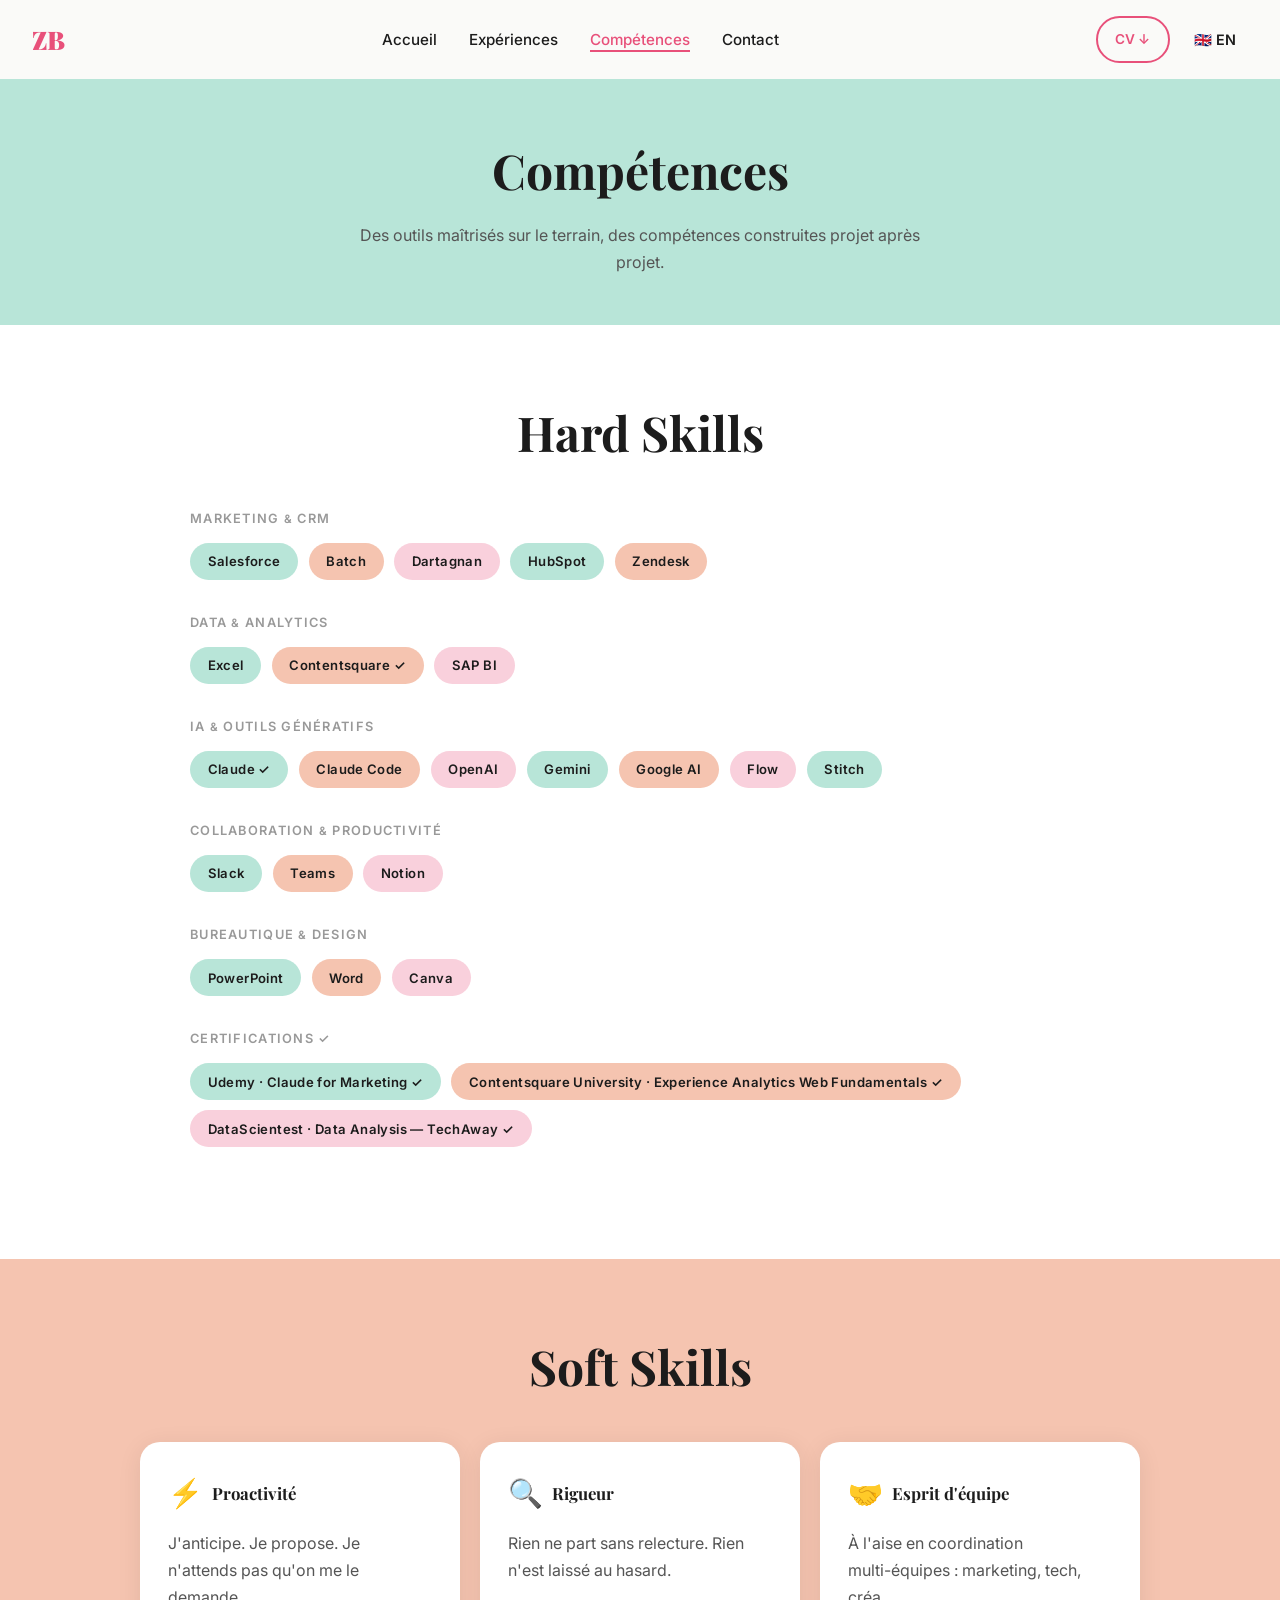
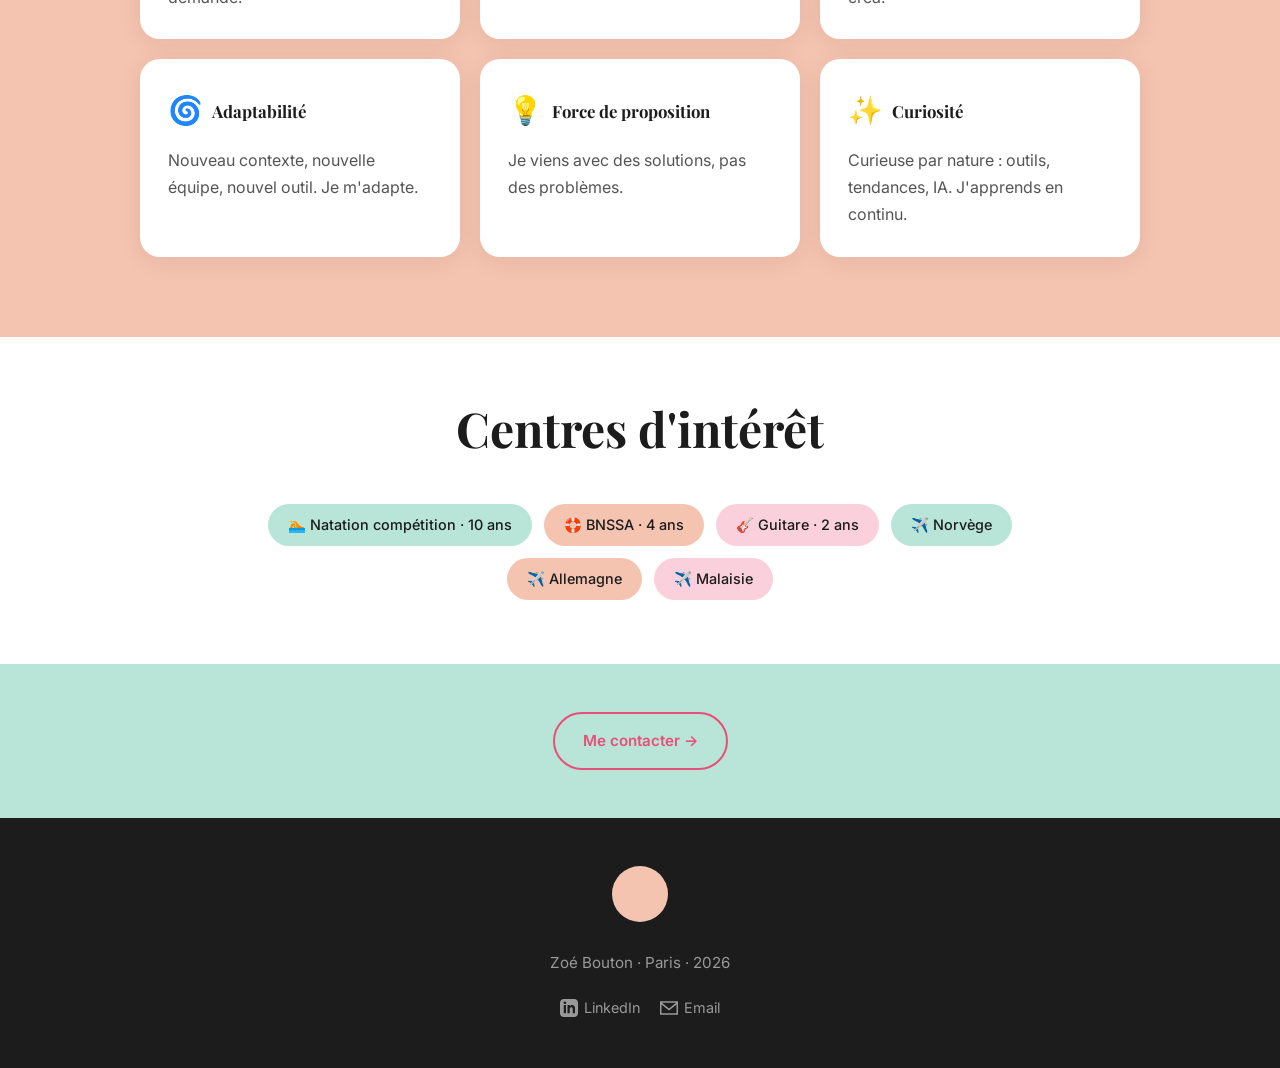
<file: competences.html>
<!DOCTYPE html>
<html lang="fr">
<head>
  <meta charset="UTF-8">
  <meta name="viewport" content="width=device-width, initial-scale=1.0">
  <title>Compétences — Zoé Bouton</title>
  <meta name="description" content="Compétences CRM & marketing — Salesforce, Batch, Contentsquare">
  <meta property="og:title" content="Zoé Bouton — Compétences">
  <meta property="og:description" content="Compétences CRM & marketing — Salesforce, Batch, Contentsquare">
  <meta property="og:image" content="https://i.imgur.com/KPg9WNb.png">
  <meta property="og:type" content="website">
  <meta name="twitter:card" content="summary_large_image">
  <meta name="twitter:image" content="https://i.imgur.com/KPg9WNb.png">
  <link rel="stylesheet" href="style.css">
</head>
<body>

  <!-- ========== NAVBAR ========== -->
  <nav class="navbar" role="navigation" aria-label="Navigation principale">
    <a href="index.html" class="navbar-logo" aria-label="Zoé Bouton — Accueil">ZB</a>
    <ul class="navbar-links">
      <li><a href="index.html" data-i18n="nav_home">Accueil</a></li>
      <li><a href="experiences.html" data-i18n="nav_exp">Expériences</a></li>
      <li><a href="competences.html" data-i18n="nav_skills">Compétences</a></li>
      <li><a href="contact.html" data-i18n="nav_contact">Contact</a></li>
    </ul>
    <div class="navbar-actions">
      <a href="cv-zoe-bouton-fr.pdf" download="cv-zoe-bouton-fr.pdf" class="btn-secondary" data-i18n="nav_cv" data-cv>CV ↓</a>
      <button id="lang-toggle" class="lang-toggle" aria-label="Switch to English">🇬🇧 EN</button>
      <button class="burger" id="burger" aria-label="Menu" aria-expanded="false">
        <span></span><span></span><span></span>
      </button>
    </div>
  </nav>
  <div class="mobile-menu" id="mobile-menu" role="menu">
    <a href="index.html" data-i18n="nav_home" role="menuitem">Accueil</a>
    <a href="experiences.html" data-i18n="nav_exp" role="menuitem">Expériences</a>
    <a href="competences.html" data-i18n="nav_skills" role="menuitem">Compétences</a>
    <a href="contact.html" data-i18n="nav_contact" role="menuitem">Contact</a>
    <a href="cv-zoe-bouton-fr.pdf" download="cv-zoe-bouton-fr.pdf" data-i18n="nav_cv" role="menuitem" data-cv>CV ↓</a>
  </div>

  <!-- ========== PAGE HEADER ========== -->
  <section style="background: var(--bg-mint); padding: 4rem 2rem 3rem; text-align: center;">
    <h1 class="section-title fade-in-up" data-i18n="section_skills">Compétences</h1>
    <p class="fade-in-up" style="max-width:600px; margin: 1rem auto 0;" data-i18n="skills_intro">Des outils maîtrisés sur le terrain, des compétences construites projet après projet.</p>
  </section>

  <!-- ========== HARD SKILLS ========== -->
  <section class="hard-skills-section" aria-labelledby="hard-skills-heading">
    <div class="container" style="max-width: 900px;">
      <div class="section-header fade-in-up">
        <h2 id="hard-skills-heading" class="section-title" data-i18n="hardskills_title">Hard Skills</h2>
      </div>

      <div class="skills-group fade-in-up">
        <div class="skills-group-label" data-i18n="group_marketing_crm">Marketing <span class="ampersand">&amp;</span> CRM</div>
        <div class="skill-pills">
          <span class="skill-pill">Salesforce</span>
          <span class="skill-pill">Batch</span>
          <span class="skill-pill">Dartagnan</span>
          <span class="skill-pill">HubSpot</span>
          <span class="skill-pill">Zendesk</span>
        </div>
      </div>

      <div class="skills-group fade-in-up">
        <div class="skills-group-label" data-i18n="group_data">Data <span class="ampersand">&amp;</span> Analytics</div>
        <div class="skill-pills">
          <span class="skill-pill">Excel</span>
          <span class="skill-pill">Contentsquare ✓</span>
          <span class="skill-pill">SAP BI</span>
        </div>
      </div>

      <div class="skills-group fade-in-up">
        <div class="skills-group-label" data-i18n="group_ai">IA <span class="ampersand">&amp;</span> Outils génératifs</div>
        <div class="skill-pills">
          <span class="skill-pill">Claude ✓</span>
          <span class="skill-pill">Claude Code</span>
          <span class="skill-pill">OpenAI</span>
          <span class="skill-pill">Gemini</span>
          <span class="skill-pill">Google AI</span>
          <span class="skill-pill">Flow</span>
          <span class="skill-pill">Stitch</span>
        </div>
      </div>

      <div class="skills-group fade-in-up">
        <div class="skills-group-label" data-i18n="group_collab">Collaboration <span class="ampersand">&amp;</span> Productivité</div>
        <div class="skill-pills">
          <span class="skill-pill">Slack</span>
          <span class="skill-pill">Teams</span>
          <span class="skill-pill">Notion</span>
        </div>
      </div>

      <div class="skills-group fade-in-up">
        <div class="skills-group-label" data-i18n="group_design">Bureautique <span class="ampersand">&amp;</span> Design</div>
        <div class="skill-pills">
          <span class="skill-pill">PowerPoint</span>
          <span class="skill-pill">Word</span>
          <span class="skill-pill">Canva</span>
        </div>
      </div>

      <div class="skills-group fade-in-up">
        <div class="skills-group-label" data-i18n="certif_title">Certifications ✓</div>
        <div class="skill-pills">
          <span class="skill-pill">Udemy · Claude for Marketing ✓</span>
          <span class="skill-pill">Contentsquare University · Experience Analytics Web Fundamentals ✓</span>
          <span class="skill-pill">DataScientest · Data Analysis — TechAway ✓</span>
        </div>
      </div>

    </div>
  </section>

  <!-- ========== SOFT SKILLS ========== -->
  <section class="soft-skills-section" aria-labelledby="soft-skills-heading">
    <div class="container">
      <div class="section-header fade-in-up">
        <h2 id="soft-skills-heading" class="section-title">Soft Skills</h2>
      </div>
      <div class="soft-grid">

        <div class="soft-card fade-in-up">
          <div class="soft-card-header">
            <span class="soft-icon">⚡</span>
            <h3 data-i18n="soft1_title">Proactivité</h3>
          </div>
          <p data-i18n="soft1_text">J'anticipe. Je propose. Je n'attends pas qu'on me le demande.</p>
        </div>

        <div class="soft-card fade-in-up">
          <div class="soft-card-header">
            <span class="soft-icon">🔍</span>
            <h3 data-i18n="soft2_title">Rigueur</h3>
          </div>
          <p data-i18n="soft2_text">Rien ne part sans relecture. Rien n'est laissé au hasard.</p>
        </div>

        <div class="soft-card fade-in-up">
          <div class="soft-card-header">
            <span class="soft-icon">🤝</span>
            <h3 data-i18n="soft3_title">Esprit d'équipe</h3>
          </div>
          <p data-i18n="soft3_text">À l'aise en coordination multi-équipes : marketing, tech, créa.</p>
        </div>

        <div class="soft-card fade-in-up">
          <div class="soft-card-header">
            <span class="soft-icon">🌀</span>
            <h3 data-i18n="soft4_title">Adaptabilité</h3>
          </div>
          <p data-i18n="soft4_text">Nouveau contexte, nouvelle équipe, nouvel outil. Je m'adapte.</p>
        </div>

        <div class="soft-card fade-in-up">
          <div class="soft-card-header">
            <span class="soft-icon">💡</span>
            <h3 data-i18n="soft5_title">Force de proposition</h3>
          </div>
          <p data-i18n="soft5_text">Je viens avec des solutions, pas des problèmes.</p>
        </div>

        <div class="soft-card fade-in-up">
          <div class="soft-card-header">
            <span class="soft-icon">✨</span>
            <h3 data-i18n="soft6_title">Curiosité</h3>
          </div>
          <p data-i18n="soft6_text">Curieuse par nature : outils, tendances, IA. J'apprends en continu.</p>
        </div>

      </div>
    </div>
  </section>

  <!-- ========== CENTRES D'INTÉRÊT ========== -->
  <section class="interests-section" aria-labelledby="interests-heading">
    <div class="container">
      <div class="section-header fade-in-up">
        <h2 id="interests-heading" class="section-title" data-i18n="interests_title">Centres d'intérêt</h2>
      </div>
      <div class="interests-pills fade-in-up">
        <span class="interest-pill">🏊 Natation compétition · 10 ans</span>
        <span class="interest-pill">🛟 BNSSA · 4 ans</span>
        <span class="interest-pill">🎸 Guitare · 2 ans</span>
        <span class="interest-pill">✈️ Norvège</span>
        <span class="interest-pill">✈️ Allemagne</span>
        <span class="interest-pill">✈️ Malaisie</span>
      </div>
    </div>
  </section>

  <!-- ========== CTA ========== -->
  <section style="background: var(--bg-mint); padding: 3rem 2rem; display: flex; align-items: center; justify-content: center;">
    <div class="fade-in-up">
      <a href="contact.html" class="btn-secondary" data-i18n="cta_contact">Me contacter →</a>
    </div>
  </section>

  <!-- ========== FOOTER ========== -->
  <footer role="contentinfo">
    <div class="avatar-wrap">
      <img
        src="https://i.imgur.com/KPg9WNb.png"
        alt="Zoé Bouton — side profile, small"
        class="avatar-circle avatar-sm"

        loading="lazy"
        onerror="this.style.background='#F5C4B0';this.alt='';this.src='[data-uri]';"
      >
    </div>
    <p class="footer-name" data-i18n="footer_name">Zoé Bouton · Paris · 2026</p>
    <div class="footer-socials">
      <a href="https://www.linkedin.com/in/zoe-bouton/" target="_blank" rel="noopener noreferrer" aria-label="LinkedIn de Zoé Bouton">
        <svg width="18" height="18" viewBox="0 0 24 24" fill="currentColor" aria-hidden="true"><path d="M19 0h-14c-2.761 0-5 2.239-5 5v14c0 2.761 2.239 5 5 5h14c2.762 0 5-2.239 5-5v-14c0-2.761-2.238-5-5-5zm-11 19h-3v-11h3v11zm-1.5-12.268c-.966 0-1.75-.79-1.75-1.764s.784-1.764 1.75-1.764 1.75.79 1.75 1.764-.783 1.764-1.75 1.764zm13.5 12.268h-3v-5.604c0-3.368-4-3.113-4 0v5.604h-3v-11h3v1.765c1.396-2.586 7-2.777 7 2.476v6.759z"/></svg>
        LinkedIn
      </a>
      <a href="mailto:zoe.bouton@gmail.com" aria-label="Envoyer un email à Zoé Bouton">
        <svg width="18" height="18" viewBox="0 0 24 24" fill="currentColor" aria-hidden="true"><path d="M0 3v18h24v-18h-24zm21.518 2l-9.518 7.713-9.518-7.713h19.036zm-19.518 14v-11.817l10 8.104 10-8.104v11.817h-20z"/></svg>
        Email
      </a>
    </div>
  </footer>

  <script src="i18n.js"></script>
  <script src="main.js"></script>
</body>
</html>
</file>
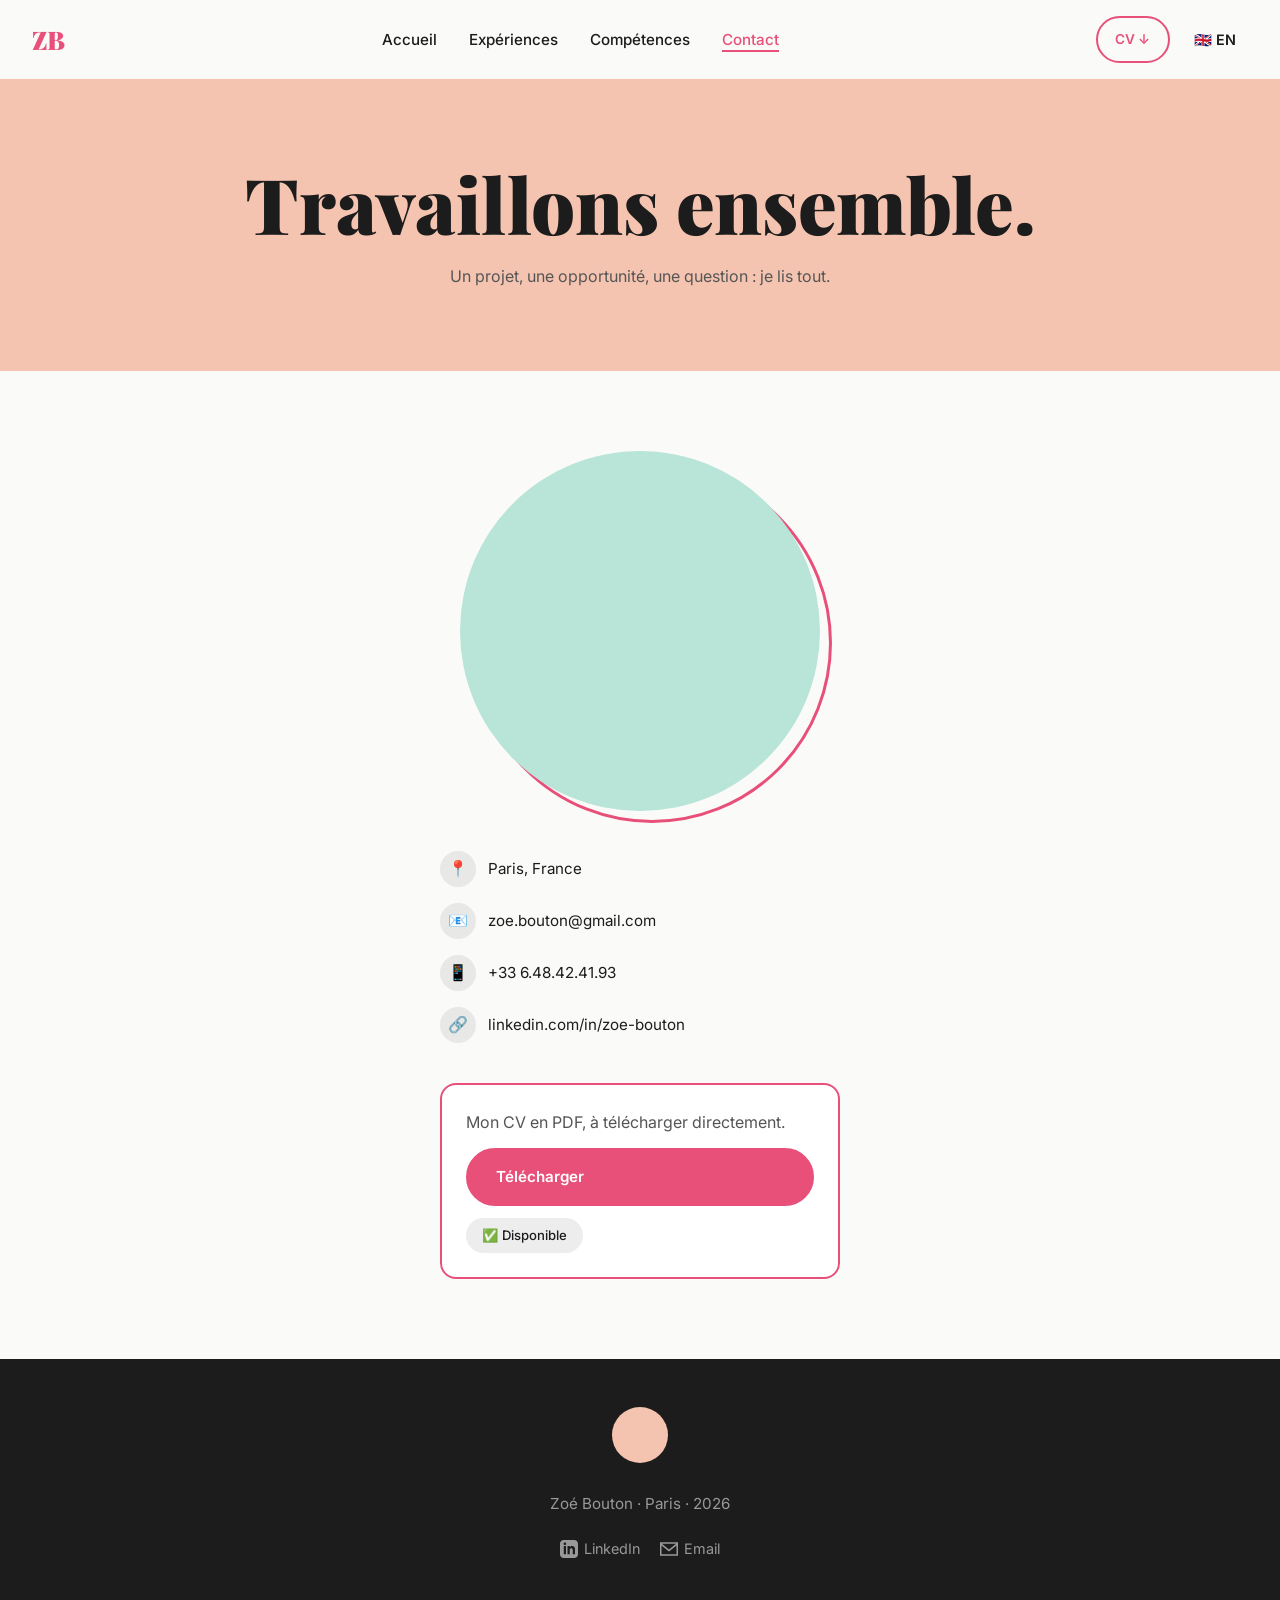
<file: contact.html>
<!DOCTYPE html>
<html lang="fr">
<head>
  <meta charset="UTF-8">
  <meta name="viewport" content="width=device-width, initial-scale=1.0">
  <title>Contact — Zoé Bouton</title>
  <meta name="description" content="Contacter Zoé Bouton — disponible dès juillet 2026">
  <meta property="og:title" content="Zoé Bouton — Contact">
  <meta property="og:description" content="Contacter Zoé Bouton — disponible dès juillet 2026">
  <meta property="og:image" content="https://i.imgur.com/KPg9WNb.png">
  <meta property="og:type" content="website">
  <meta name="twitter:card" content="summary_large_image">
  <meta name="twitter:image" content="https://i.imgur.com/KPg9WNb.png">
  <link rel="stylesheet" href="style.css">
</head>
<body>

  <!-- ========== NAVBAR ========== -->
  <nav class="navbar" role="navigation" aria-label="Navigation principale">
    <a href="index.html" class="navbar-logo" aria-label="Zoé Bouton — Accueil">ZB</a>
    <ul class="navbar-links">
      <li><a href="index.html" data-i18n="nav_home">Accueil</a></li>
      <li><a href="experiences.html" data-i18n="nav_exp">Expériences</a></li>
      <li><a href="competences.html" data-i18n="nav_skills">Compétences</a></li>
      <li><a href="contact.html" data-i18n="nav_contact">Contact</a></li>
    </ul>
    <div class="navbar-actions">
      <a href="cv-zoe-bouton-fr.pdf" download="cv-zoe-bouton-fr.pdf" class="btn-secondary" data-i18n="nav_cv" data-cv>CV ↓</a>
      <button id="lang-toggle" class="lang-toggle" aria-label="Switch to English">🇬🇧 EN</button>
      <button class="burger" id="burger" aria-label="Menu" aria-expanded="false">
        <span></span><span></span><span></span>
      </button>
    </div>
  </nav>
  <div class="mobile-menu" id="mobile-menu" role="menu">
    <a href="index.html" data-i18n="nav_home" role="menuitem">Accueil</a>
    <a href="experiences.html" data-i18n="nav_exp" role="menuitem">Expériences</a>
    <a href="competences.html" data-i18n="nav_skills" role="menuitem">Compétences</a>
    <a href="contact.html" data-i18n="nav_contact" role="menuitem">Contact</a>
    <a href="cv-zoe-bouton-fr.pdf" download="cv-zoe-bouton-fr.pdf" data-i18n="nav_cv" role="menuitem" data-cv>CV ↓</a>
  </div>

  <!-- ========== CONTACT HERO ========== -->
  <main aria-labelledby="contact-heading">

    <section style="background: var(--bg-peach); padding: 5rem 2rem; text-align: center;">
      <div class="fade-in-up">
        <h1 id="contact-heading" data-i18n="contact_title">Travaillons ensemble.</h1>
        <p style="max-width: 500px; margin: 1rem auto 0;" data-i18n="contact_sub">Un projet, une opportunité, une question — je lis tout.</p>
      </div>
    </section>

    <section style="background: var(--bg-white); padding: 5rem 2rem;">
      <div style="max-width: 760px; margin: 0 auto; display: grid; grid-template-columns: 1fr; gap: 3rem; align-items: start;">

        <!-- Avatar + infos -->
        <div style="display: flex; flex-direction: column; align-items: center; gap: 2.5rem;">
          <div class="avatar-wrap fade-in-up">
            <img
              src="https://i.imgur.com/KPg9WNb.png"
              alt="Zoé Bouton — smiling, welcoming"
              class="avatar-circle"
    
              loading="lazy"
              onerror="this.style.background='#B8E5D8';this.alt='';this.src='[data-uri]';"
            >
            <div class="avatar-frame"></div>
          </div>

          <div class="contact-info-list fade-in-up" style="width: 100%; max-width: 400px;">
            <div class="contact-info-item">
              <div class="contact-info-icon" aria-hidden="true">📍</div>
              <span>Paris, France</span>
            </div>
            <div class="contact-info-item">
              <div class="contact-info-icon" aria-hidden="true">📧</div>
              <a href="mailto:zoe.bouton@gmail.com">zoe.bouton@gmail.com</a>
            </div>
            <div class="contact-info-item">
              <div class="contact-info-icon" aria-hidden="true">📱</div>
              <a href="tel:+33648424193">+33 6.48.42.41.93</a>
            </div>
            <div class="contact-info-item">
              <div class="contact-info-icon" aria-hidden="true">🔗</div>
              <a href="https://www.linkedin.com/in/zoe-bouton/" target="_blank" rel="noopener noreferrer">linkedin.com/in/zoe-bouton</a>
            </div>
          </div>

          <!-- CV card -->
          <div class="cv-card fade-in-up" style="width: 100%; max-width: 400px;">
            <p data-i18n="cv_label">Mon CV en PDF — à télécharger directement.</p>
            <a href="cv-zoe-bouton-fr.pdf" download="cv-zoe-bouton-fr.pdf" class="btn-primary" data-i18n="cv_download" data-cv>Télécharger</a>
            <span class="availability-badge" data-i18n="availability">✅ Disponible dès juillet 2026</span>
          </div>
        </div>

      </div>
    </section>

  </main>

  <!-- ========== FOOTER ========== -->
  <footer role="contentinfo">
    <div class="avatar-wrap">
      <img
        src="https://i.imgur.com/KPg9WNb.png"
        alt="Zoé Bouton — side profile, small"
        class="avatar-circle avatar-sm"

        loading="lazy"
        onerror="this.style.background='#F5C4B0';this.alt='';this.src='[data-uri]';"
      >
    </div>
    <p class="footer-name" data-i18n="footer_name">Zoé Bouton · Paris · 2026</p>
    <div class="footer-socials">
      <a href="https://www.linkedin.com/in/zoe-bouton/" target="_blank" rel="noopener noreferrer" aria-label="LinkedIn de Zoé Bouton">
        <svg width="18" height="18" viewBox="0 0 24 24" fill="currentColor" aria-hidden="true"><path d="M19 0h-14c-2.761 0-5 2.239-5 5v14c0 2.761 2.239 5 5 5h14c2.762 0 5-2.239 5-5v-14c0-2.761-2.238-5-5-5zm-11 19h-3v-11h3v11zm-1.5-12.268c-.966 0-1.75-.79-1.75-1.764s.784-1.764 1.75-1.764 1.75.79 1.75 1.764-.783 1.764-1.75 1.764zm13.5 12.268h-3v-5.604c0-3.368-4-3.113-4 0v5.604h-3v-11h3v1.765c1.396-2.586 7-2.777 7 2.476v6.759z"/></svg>
        LinkedIn
      </a>
      <a href="mailto:zoe.bouton@gmail.com" aria-label="Envoyer un email à Zoé Bouton">
        <svg width="18" height="18" viewBox="0 0 24 24" fill="currentColor" aria-hidden="true"><path d="M0 3v18h24v-18h-24zm21.518 2l-9.518 7.713-9.518-7.713h19.036zm-19.518 14v-11.817l10 8.104 10-8.104v11.817h-20z"/></svg>
        Email
      </a>
    </div>
  </footer>

  <script src="i18n.js"></script>
  <script src="main.js"></script>
</body>
</html>
</file>
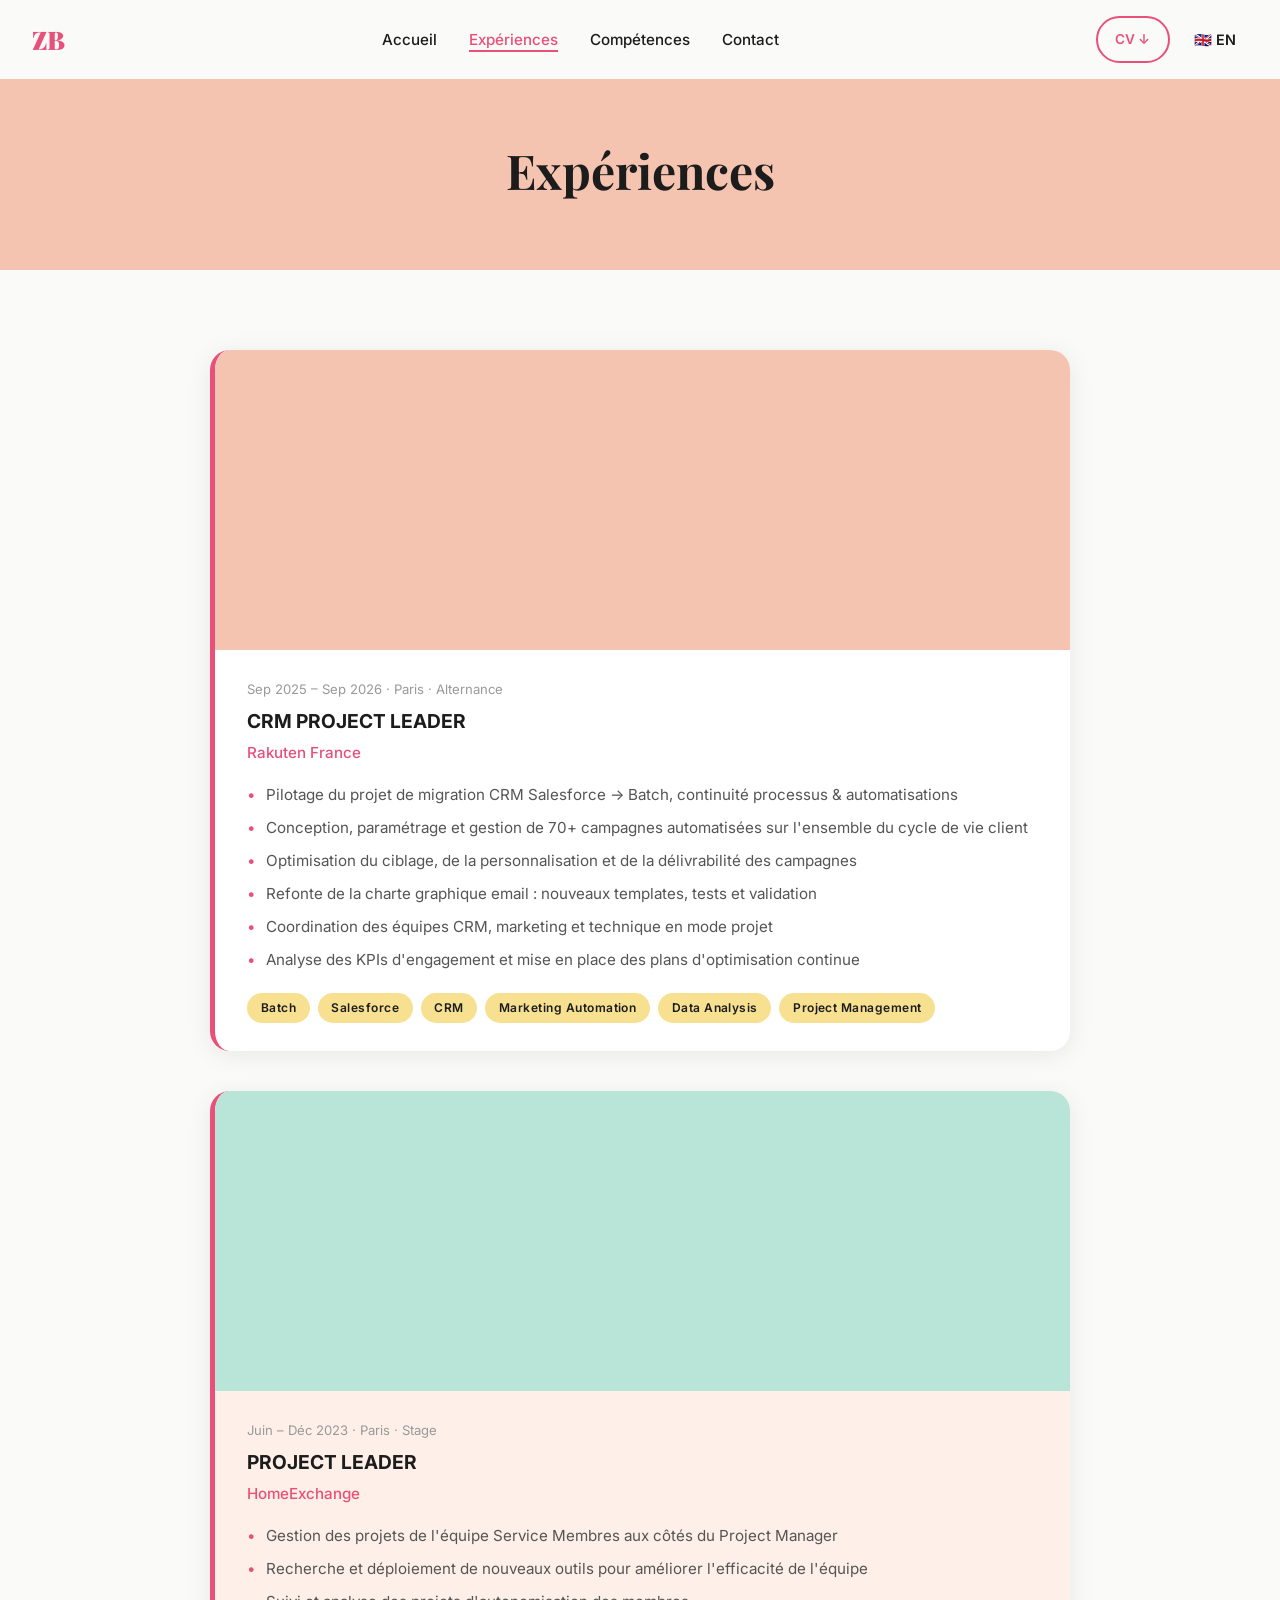
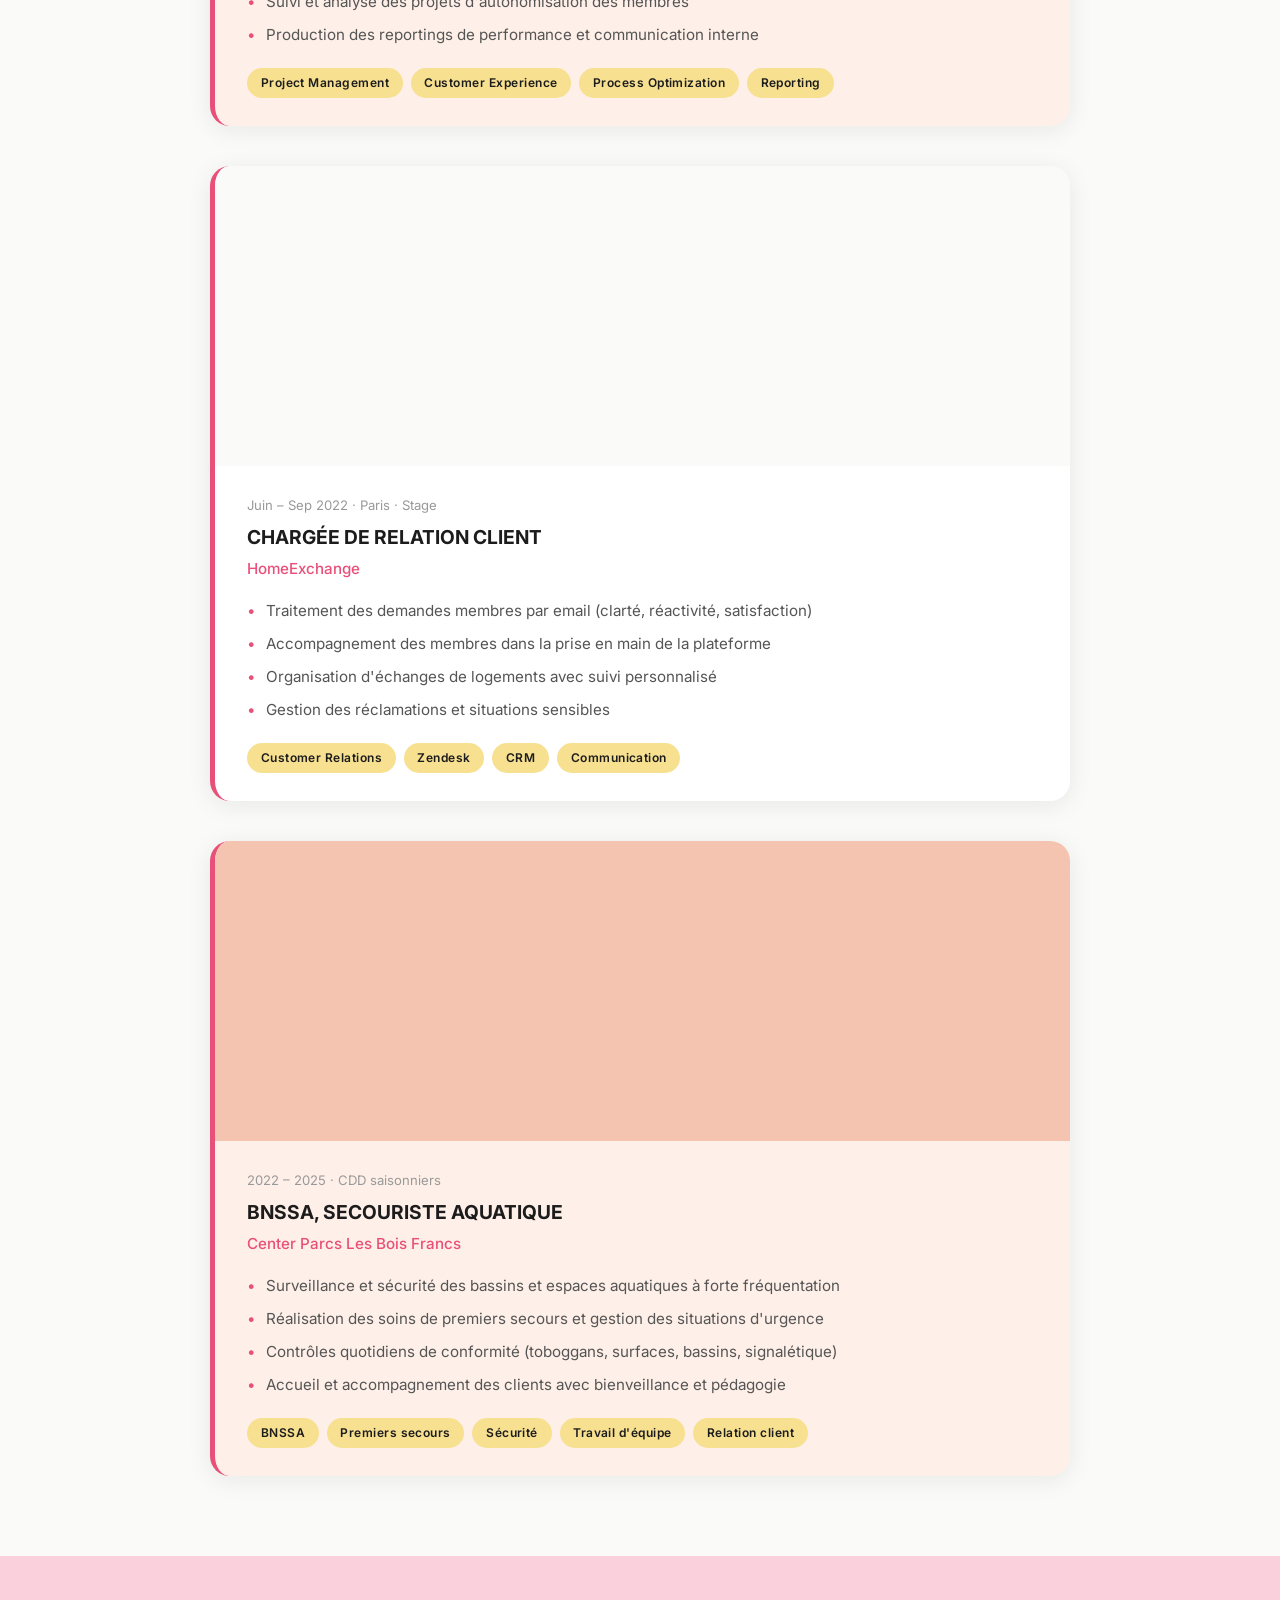
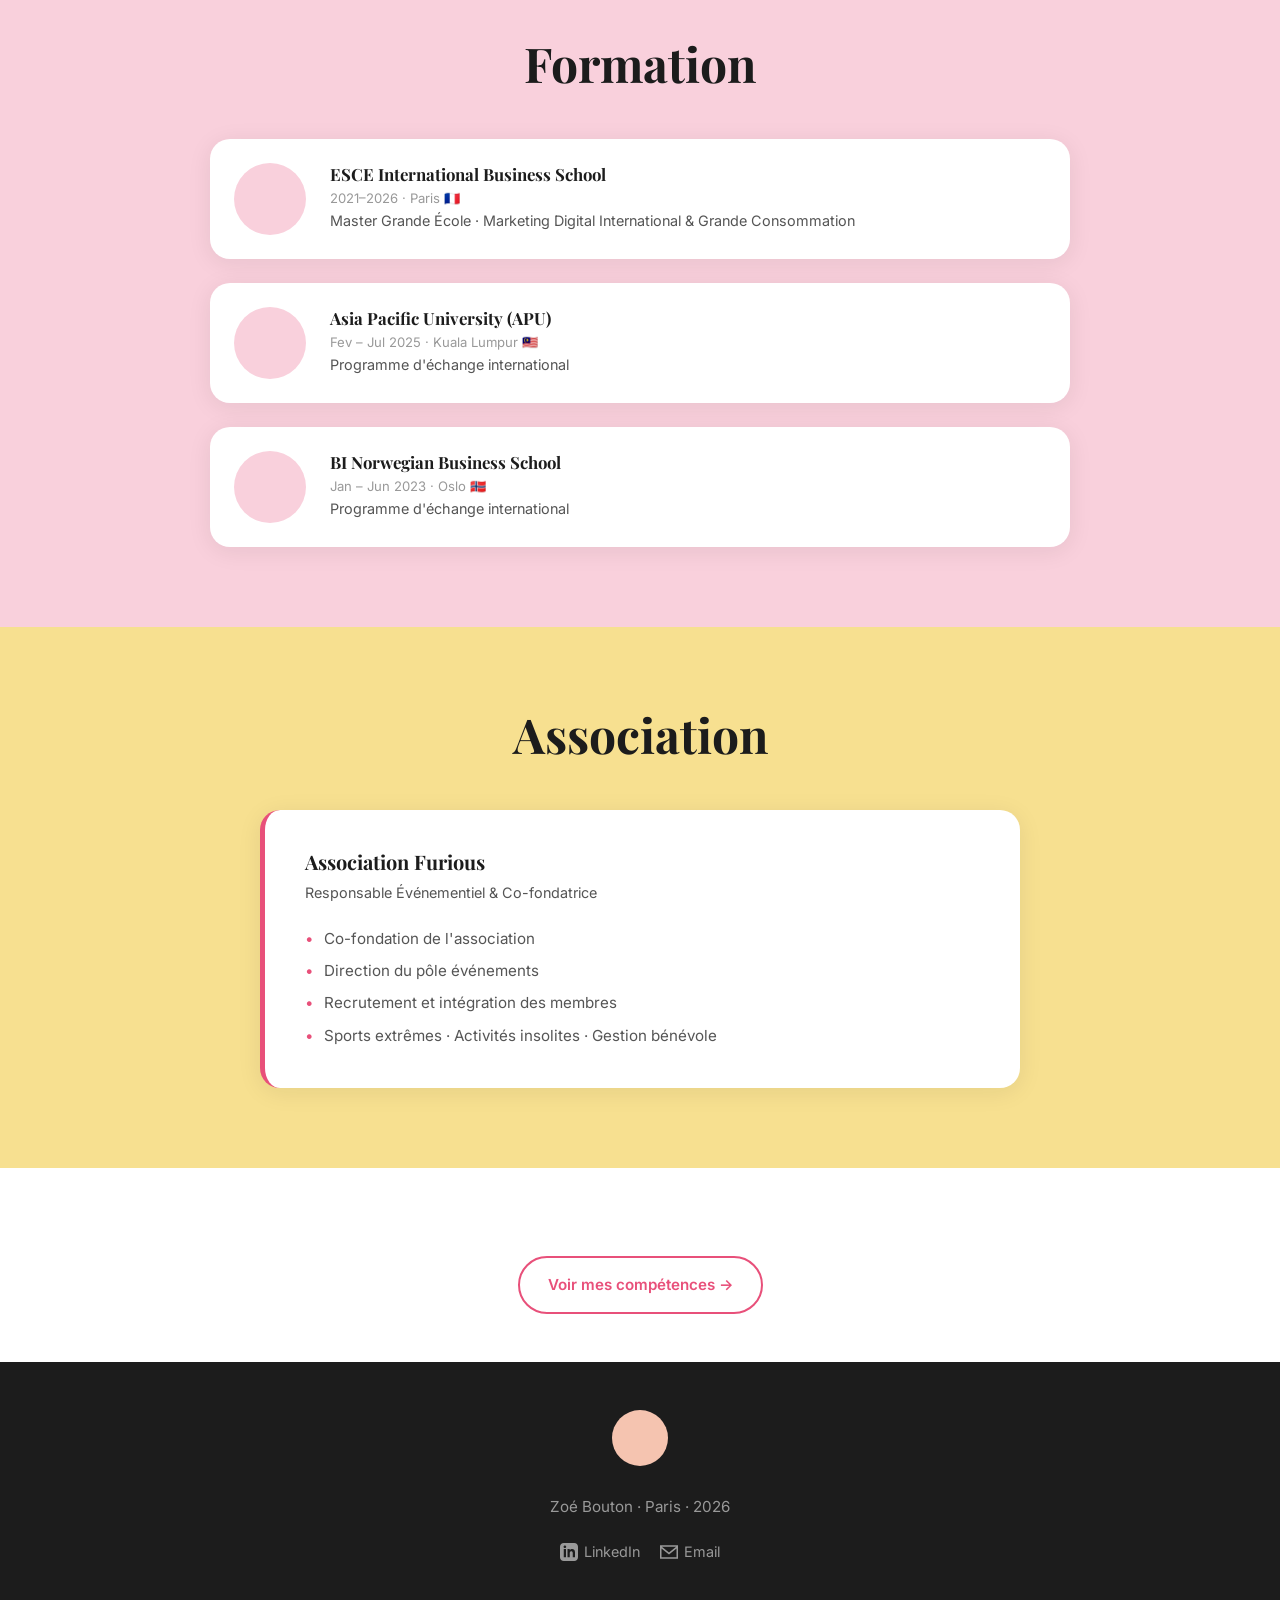
<file: experiences.html>
<!DOCTYPE html>
<html lang="fr">
<head>
  <meta charset="UTF-8">
  <meta name="viewport" content="width=device-width, initial-scale=1.0">
  <title>Expériences — Zoé Bouton</title>
  <meta name="description" content="Parcours de Zoé Bouton : Rakuten, HomeExchange, Center Parcs">
  <meta property="og:title" content="Zoé Bouton — Expériences">
  <meta property="og:description" content="Parcours de Zoé Bouton : Rakuten, HomeExchange, Center Parcs">
  <meta property="og:image" content="https://i.imgur.com/KPg9WNb.png">
  <meta property="og:type" content="website">
  <meta name="twitter:card" content="summary_large_image">
  <meta name="twitter:image" content="https://i.imgur.com/KPg9WNb.png">
  <link rel="stylesheet" href="style.css">
</head>
<body>

  <!-- ========== NAVBAR ========== -->
  <nav class="navbar" role="navigation" aria-label="Navigation principale">
    <a href="index.html" class="navbar-logo" aria-label="Zoé Bouton — Accueil">ZB</a>
    <ul class="navbar-links">
      <li><a href="index.html" data-i18n="nav_home">Accueil</a></li>
      <li><a href="experiences.html" data-i18n="nav_exp">Expériences</a></li>
      <li><a href="competences.html" data-i18n="nav_skills">Compétences</a></li>
      <li><a href="contact.html" data-i18n="nav_contact">Contact</a></li>
    </ul>
    <div class="navbar-actions">
      <a href="cv-zoe-bouton-fr.pdf" download="cv-zoe-bouton-fr.pdf" class="btn-secondary" data-i18n="nav_cv" data-cv>CV ↓</a>
      <button id="lang-toggle" class="lang-toggle" aria-label="Switch to English">🇬🇧 EN</button>
      <button class="burger" id="burger" aria-label="Menu" aria-expanded="false">
        <span></span><span></span><span></span>
      </button>
    </div>
  </nav>
  <div class="mobile-menu" id="mobile-menu" role="menu">
    <a href="index.html" data-i18n="nav_home" role="menuitem">Accueil</a>
    <a href="experiences.html" data-i18n="nav_exp" role="menuitem">Expériences</a>
    <a href="competences.html" data-i18n="nav_skills" role="menuitem">Compétences</a>
    <a href="contact.html" data-i18n="nav_contact" role="menuitem">Contact</a>
    <a href="cv-zoe-bouton-fr.pdf" download="cv-zoe-bouton-fr.pdf" data-i18n="nav_cv" role="menuitem" data-cv>CV ↓</a>
  </div>

  <!-- ========== PAGE HEADER ========== -->
  <section style="background: var(--bg-peach); padding: 4rem 2rem 3rem; text-align: center;">
    <h1 class="section-title fade-in-up" data-i18n="section_exp">Expériences</h1>
  </section>

  <!-- ========== TIMELINE ========== -->
  <section class="timeline-section" aria-labelledby="timeline-heading">
    <h2 id="timeline-heading" class="sr-only" data-i18n="section_exp">Expériences</h2>
    <div class="timeline">

      <!-- Rakuten -->
      <article class="timeline-card fade-in-up" aria-label="Expérience Rakuten France">
        <img
          src="https://i.imgur.com/wvzHjFe.jpeg"
          alt="Rakuten France — bureau parisien"
          class="timeline-card-img"
          style="object-position: center 30%;"
          loading="lazy"
          onerror="this.style.background='#F5C4B0';this.alt='';this.src='[data-uri]';"
        >
        <div class="timeline-card-body">
          <div class="timeline-period" data-i18n="exp1_period">Sep 2025 – Sep 2026 · Paris · Alternance</div>
          <div class="timeline-role" data-i18n="exp1_role">CRM PROJECT LEADER</div>
          <div class="timeline-company" data-i18n="exp1_company">Rakuten France</div>
          <ul class="timeline-bullets" data-i18n-html="exp1_bullets">
            <li>Pilotage du projet de migration CRM Salesforce → Batch, continuité processus &amp; automatisations</li>
            <li>Conception, paramétrage et gestion de 70+ campagnes automatisées sur l'ensemble du cycle de vie client</li>
            <li>Optimisation du ciblage, de la personnalisation et de la délivrabilité des campagnes</li>
            <li>Refonte de la charte graphique email : nouveaux templates, tests et validation</li>
            <li>Coordination des équipes CRM, marketing et technique en mode projet</li>
            <li>Analyse des KPIs d'engagement et mise en place des plans d'optimisation continue</li>
          </ul>
          <div class="tags-row">
            <span class="tag">Batch</span>
            <span class="tag">Salesforce</span>
            <span class="tag">CRM</span>
            <span class="tag">Marketing Automation</span>
            <span class="tag">Data Analysis</span>
            <span class="tag">Project Management</span>
          </div>
        </div>
      </article>

      <!-- HomeExchange Project Leader -->
      <article class="timeline-card fade-in-up" aria-label="Expérience HomeExchange Project Leader">
        <img
          src="https://i.imgur.com/NGTAZxG.jpeg"
          alt="HomeExchange — équipe Service Membres"
          class="timeline-card-img"
          style="object-position: center 25%;"
          loading="lazy"
          onerror="this.style.background='#B8E5D8';this.alt='';this.src='[data-uri]';"
        >
        <div class="timeline-card-body">
          <div class="timeline-period" data-i18n="exp2_period">Juin – Déc 2023 · Paris · Stage</div>
          <div class="timeline-role" data-i18n="exp2_role">PROJECT LEADER</div>
          <div class="timeline-company" data-i18n="exp2_company">HomeExchange</div>
          <ul class="timeline-bullets" data-i18n-html="exp2_bullets">
            <li>Gestion des projets de l'équipe Service Membres aux côtés du Project Manager</li>
            <li>Recherche et déploiement de nouveaux outils pour améliorer l'efficacité de l'équipe</li>
            <li>Suivi et analyse des projets d'autonomisation des membres</li>
            <li>Production des reportings de performance et communication interne</li>
          </ul>
          <div class="tags-row">
            <span class="tag">Project Management</span>
            <span class="tag">Customer Experience</span>
            <span class="tag">Process Optimization</span>
            <span class="tag">Reporting</span>
          </div>
        </div>
      </article>

      <!-- HomeExchange CRC -->
      <article class="timeline-card fade-in-up" aria-label="Expérience HomeExchange Chargée de relation client">
        <img
          src="https://i.imgur.com/NGTAZxG.jpeg"
          alt="HomeExchange — relation client membres"
          class="timeline-card-img"
          style="object-position: center 25%;"
          loading="lazy"
          onerror="this.style.background='#FAFAF8';this.alt='';this.src='[data-uri]';"
        >
        <div class="timeline-card-body">
          <div class="timeline-period" data-i18n="exp3_period">Juin – Sep 2022 · Paris · Stage</div>
          <div class="timeline-role" data-i18n="exp3_role">CHARGÉE DE RELATION CLIENT</div>
          <div class="timeline-company" data-i18n="exp3_company">HomeExchange</div>
          <ul class="timeline-bullets" data-i18n-html="exp3_bullets">
            <li>Traitement des demandes membres par email (clarté, réactivité, satisfaction)</li>
            <li>Accompagnement des membres dans la prise en main de la plateforme</li>
            <li>Organisation d'échanges de logements avec suivi personnalisé</li>
            <li>Gestion des réclamations et situations sensibles</li>
          </ul>
          <div class="tags-row">
            <span class="tag">Customer Relations</span>
            <span class="tag">Zendesk</span>
            <span class="tag">CRM</span>
            <span class="tag">Communication</span>
          </div>
        </div>
      </article>

      <!-- BNSSA -->
      <article class="timeline-card fade-in-up" aria-label="Expérience BNSSA Center Parcs">
        <img
          src="https://i.imgur.com/PjcnvEd.png"
          alt="Center Parcs Les Bois Francs — espace aquatique"
          class="timeline-card-img"
          loading="lazy"
          onerror="this.style.background='#F5C4B0';this.alt='';this.src='[data-uri]';"
        >
        <div class="timeline-card-body">
          <div class="timeline-period" data-i18n="exp4_period">2022 – 2025 · CDD saisonniers</div>
          <div class="timeline-role" data-i18n="exp4_role">BNSSA — SECOURISTE AQUATIQUE</div>
          <div class="timeline-company" data-i18n="exp4_company">Center Parcs Les Bois Francs</div>
          <ul class="timeline-bullets" data-i18n-html="exp4_bullets">
            <li>Surveillance et sécurité des bassins et espaces aquatiques à forte fréquentation</li>
            <li>Réalisation des soins de premiers secours et gestion des situations d'urgence</li>
            <li>Contrôles quotidiens de conformité (toboggans, surfaces, bassins, signalétique)</li>
            <li>Accueil et accompagnement des clients avec bienveillance et pédagogie</li>
          </ul>
          <div class="tags-row">
            <span class="tag">BNSSA</span>
            <span class="tag">Premiers secours</span>
            <span class="tag">Sécurité</span>
            <span class="tag">Travail d'équipe</span>
            <span class="tag">Relation client</span>
          </div>
        </div>
      </article>

    </div>
  </section>

  <!-- ========== FORMATION ========== -->
  <section class="edu-section" aria-labelledby="edu-heading">
    <div class="container">
      <div class="section-header fade-in-up">
        <h2 id="edu-heading" class="section-title" data-i18n="section_edu">Formation</h2>
      </div>
      <div class="edu-grid">

        <div class="edu-card fade-in-up">
          <img
            src="https://i.imgur.com/B6Uw2CD.jpeg"
            alt="ESCE International Business School — Paris"
            class="edu-img"
            loading="lazy"
            onerror="this.style.background='#F9D0DC';this.alt='';this.src='[data-uri]';"
          >
          <div class="edu-info">
            <h3 data-i18n="edu1_school">ESCE International Business School</h3>
            <div class="edu-dates" data-i18n="edu1_period">2021–2026 · Paris 🇫🇷</div>
            <div class="edu-program" data-i18n="edu1_program">Master Grande École · Marketing Digital International & Grande Consommation</div>
          </div>
        </div>

        <div class="edu-card fade-in-up">
          <img
            src="https://i.imgur.com/r3zsvJZ.jpeg"
            alt="Asia Pacific University — Kuala Lumpur, Malaisie"
            class="edu-img"
            loading="lazy"
            onerror="this.style.background='#F9D0DC';this.alt='';this.src='[data-uri]';"
          >
          <div class="edu-info">
            <h3 data-i18n="edu2_school">Asia Pacific University (APU)</h3>
            <div class="edu-dates" data-i18n="edu2_period">Fev – Jul 2025 · Kuala Lumpur 🇲🇾</div>
            <div class="edu-program" data-i18n="edu2_program">Programme d'échange international</div>
          </div>
        </div>

        <div class="edu-card fade-in-up">
          <img
            src="https://i.imgur.com/kEXhdu3.jpeg"
            alt="BI Norwegian Business School — Oslo, Norvège"
            class="edu-img"
            loading="lazy"
            onerror="this.style.background='#F9D0DC';this.alt='';this.src='[data-uri]';"
          >
          <div class="edu-info">
            <h3 data-i18n="edu3_school">BI Norwegian Business School</h3>
            <div class="edu-dates" data-i18n="edu3_period">Jan – Jun 2023 · Oslo 🇳🇴</div>
            <div class="edu-program" data-i18n="edu3_program">Programme d'échange international</div>
          </div>
        </div>

      </div>
    </div>
  </section>

  <!-- ========== ASSOCIATION ========== -->
  <section style="background: var(--bg-yellow); padding: 5rem 2rem;" aria-labelledby="assoc-heading">
    <div class="container">
      <div class="section-header fade-in-up">
        <h2 id="assoc-heading" class="section-title">Association</h2>
      </div>
      <div class="assoc-card fade-in-up">
        <h3 data-i18n="assoc_title">Association Furious</h3>
        <div class="assoc-role" data-i18n="assoc_role">Responsable Événementiel & Co-fondatrice</div>
        <ul class="assoc-bullets" data-i18n-html="assoc_bullets">
          <li>Co-fondation de l'association</li>
          <li>Direction du pôle événements</li>
          <li>Recrutement et intégration des membres</li>
          <li>Sports extrêmes · Activités insolites · Gestion bénévole</li>
        </ul>
      </div>
    </div>
  </section>

  <!-- ========== CTA ========== -->
  <section style="background: #fff; padding: 3rem 2rem;">
    <div class="cta-center fade-in-up">
      <a href="competences.html" class="btn-secondary" data-i18n="cta_skills">Voir mes compétences →</a>
    </div>
  </section>

  <!-- ========== FOOTER ========== -->
  <footer role="contentinfo">
    <div class="avatar-wrap">
      <img
        src="https://i.imgur.com/KPg9WNb.png"
        alt="Zoé Bouton — side profile, small"
        class="avatar-circle avatar-sm"

        loading="lazy"
        onerror="this.style.background='#F5C4B0';this.alt='';this.src='[data-uri]';"
      >
    </div>
    <p class="footer-name" data-i18n="footer_name">Zoé Bouton · Paris · 2026</p>
    <div class="footer-socials">
      <a href="https://www.linkedin.com/in/zoe-bouton/" target="_blank" rel="noopener noreferrer" aria-label="LinkedIn de Zoé Bouton">
        <svg width="18" height="18" viewBox="0 0 24 24" fill="currentColor" aria-hidden="true"><path d="M19 0h-14c-2.761 0-5 2.239-5 5v14c0 2.761 2.239 5 5 5h14c2.762 0 5-2.239 5-5v-14c0-2.761-2.238-5-5-5zm-11 19h-3v-11h3v11zm-1.5-12.268c-.966 0-1.75-.79-1.75-1.764s.784-1.764 1.75-1.764 1.75.79 1.75 1.764-.783 1.764-1.75 1.764zm13.5 12.268h-3v-5.604c0-3.368-4-3.113-4 0v5.604h-3v-11h3v1.765c1.396-2.586 7-2.777 7 2.476v6.759z"/></svg>
        LinkedIn
      </a>
      <a href="mailto:zoe.bouton@gmail.com" aria-label="Envoyer un email à Zoé Bouton">
        <svg width="18" height="18" viewBox="0 0 24 24" fill="currentColor" aria-hidden="true"><path d="M0 3v18h24v-18h-24zm21.518 2l-9.518 7.713-9.518-7.713h19.036zm-19.518 14v-11.817l10 8.104 10-8.104v11.817h-20z"/></svg>
        Email
      </a>
    </div>
  </footer>

  <script src="i18n.js"></script>
  <script src="main.js"></script>
</body>
</html>
</file>
<file: style.css>
/* ============================================================
   FONTS
   ============================================================ */
@import url('https://fonts.googleapis.com/css2?family=Playfair+Display:wght@400;700;900&family=Inter:wght@300;400;500;600&display=swap');

/* ============================================================
   AMPERSAND
   ============================================================ */
.ampersand {
  font-family: 'Inter', sans-serif;
  font-style: normal;
  font-weight: 600;
  font-size: 0.9em;
}

/* ============================================================
   CSS VARIABLES
   ============================================================ */
:root {
  /* Backgrounds */
  --bg-white:   #FAFAF8;
  --bg-peach:   #F5C4B0;
  --bg-mint:    #B8E5D8;
  --bg-pink:    #F9D0DC;
  --bg-yellow:  #F7E090;
  --bg-dark:    #1C1C1C;

  /* Accent */
  --coral:      #E8507A;
  --coral-dark: #D4406A;

  /* Text */
  --text-dark:  #1C1C1C;
  --text-mid:   #555555;
  --text-light: #999999;
  --text-white: #FFFFFF;

  /* Components */
  --radius-card:   20px;
  --radius-btn:    50px;
  --radius-img:    16px;
  --shadow-card:   0 4px 24px rgba(28,28,28,0.08);
  --transition:    0.25s ease;

  /* Fonts */
  --font-heading: 'Playfair Display', serif;
  --font-body:    'Inter', sans-serif;
}

/* ============================================================
   RESET & BASE
   ============================================================ */
*, *::before, *::after {
  box-sizing: border-box;
  margin: 0;
  padding: 0;
}

html {
  scroll-behavior: smooth;
}

body {
  font-family: var(--font-body);
  background: var(--bg-white);
  color: var(--text-dark);
  line-height: 1.7;
  font-size: 1rem;
  overflow-x: hidden;
}

img {
  max-width: 100%;
  display: block;
}

a {
  color: inherit;
  text-decoration: none;
}

ul {
  list-style: none;
}

/* ============================================================
   TYPOGRAPHY
   ============================================================ */
h1, h2, h3, h4 {
  font-family: var(--font-heading);
  line-height: 1.15;
  color: var(--text-dark);
}

h1 { font-size: clamp(2.8rem, 6vw, 5rem); font-weight: 900; }
h2 { font-size: clamp(2rem, 4vw, 3rem); font-weight: 700; }
h3 { font-size: 1.4rem; font-weight: 700; }

p {
  color: var(--text-mid);
  font-size: 1rem;
  line-height: 1.7;
}

/* ============================================================
   BUTTONS
   ============================================================ */
.btn-primary, .btn-secondary, .btn-tertiary {
  display: inline-flex;
  align-items: center;
  gap: 0.5rem;
  padding: 0.875rem 1.75rem;
  border-radius: var(--radius-btn);
  font-family: var(--font-body);
  font-size: 0.95rem;
  font-weight: 600;
  cursor: pointer;
  transition: background var(--transition), color var(--transition), transform var(--transition);
  text-decoration: none;
  border: 2px solid transparent;
  white-space: nowrap;
  min-height: 44px;
}

.btn-primary {
  background: var(--coral);
  color: var(--text-white);
  border-color: var(--coral);
}

.btn-primary:hover {
  background: var(--coral-dark);
  border-color: var(--coral-dark);
  transform: translateY(-2px);
}

.btn-secondary {
  background: transparent;
  color: var(--coral);
  border-color: var(--coral);
}

.btn-secondary:hover {
  background: var(--coral);
  color: var(--text-white);
  transform: translateY(-2px);
}

.btn-tertiary {
  background: var(--bg-yellow);
  color: var(--text-dark);
  border-color: var(--bg-yellow);
}

.btn-tertiary:hover {
  filter: brightness(0.95);
  transform: translateY(-2px);
}

/* ============================================================
   CARDS
   ============================================================ */
.card {
  border-radius: var(--radius-card);
  box-shadow: var(--shadow-card);
  background: #fff;
  overflow: hidden;
}

/* ============================================================
   NAVBAR
   ============================================================ */
.navbar {
  position: sticky;
  top: 0;
  z-index: 100;
  background: var(--bg-white);
  display: flex;
  align-items: center;
  justify-content: space-between;
  padding: 1rem 2rem;
  transition: box-shadow var(--transition);
}

.navbar.scrolled {
  box-shadow: 0 2px 16px rgba(28,28,28,0.10);
}

.navbar-logo {
  font-family: var(--font-heading);
  font-size: 1.6rem;
  font-weight: 900;
  color: var(--coral);
  letter-spacing: -0.02em;
}

.navbar-links {
  display: none;
  align-items: center;
  gap: 2rem;
  list-style: none;
}

.navbar-links a {
  font-size: 0.95rem;
  font-weight: 500;
  color: var(--text-dark);
  position: relative;
  transition: color var(--transition);
}

.navbar-links a::after {
  content: '';
  position: absolute;
  bottom: -3px;
  left: 0;
  width: 0;
  height: 2px;
  background: var(--coral);
  transition: width var(--transition);
}

.navbar-links a:hover::after,
.navbar-links a.active::after {
  width: 100%;
}

.navbar-links a:hover,
.navbar-links a.active {
  color: var(--coral);
}

.navbar-actions {
  display: flex;
  align-items: center;
  gap: 0.75rem;
}

.navbar-actions .btn-secondary {
  padding: 0.625rem 1.1rem;
  font-size: 0.85rem;
  min-height: 44px;
}

.lang-toggle {
  background: transparent;
  border: none;
  cursor: pointer;
  font-size: 0.9rem;
  font-weight: 600;
  color: var(--text-dark);
  display: flex;
  align-items: center;
  gap: 0.3rem;
  padding: 0.625rem 0.75rem;
  border-radius: var(--radius-btn);
  transition: background var(--transition);
  font-family: var(--font-body);
  min-height: 44px;
}

.lang-toggle:hover {
  background: rgba(28,28,28,0.06);
}

.burger {
  display: flex;
  flex-direction: column;
  gap: 5px;
  cursor: pointer;
  background: transparent;
  border: none;
  padding: 0.75rem;
  min-height: 44px;
  min-width: 44px;
  justify-content: center;
  align-items: center;
}

.burger span {
  display: block;
  width: 24px;
  height: 2px;
  background: var(--text-dark);
  border-radius: 2px;
  transition: transform 0.3s ease, opacity 0.3s ease;
}

.burger.open span:nth-child(1) { transform: translateY(7px) rotate(45deg); }
.burger.open span:nth-child(2) { opacity: 0; }
.burger.open span:nth-child(3) { transform: translateY(-7px) rotate(-45deg); }

.mobile-menu {
  display: none;
  flex-direction: column;
  position: fixed;
  top: 64px;
  left: 0;
  right: 0;
  background: var(--bg-white);
  padding: 1rem 2rem 1.5rem;
  box-shadow: 0 8px 24px rgba(28,28,28,0.12);
  gap: 1rem;
  z-index: 99;
}

.mobile-menu.open {
  display: flex;
}

.mobile-menu a {
  font-size: 1rem;
  font-weight: 500;
  color: var(--text-dark);
  padding: 0.75rem 0;
  border-bottom: 1px solid rgba(28,28,28,0.06);
  transition: color var(--transition);
  min-height: 44px;
  display: flex;
  align-items: center;
}

.mobile-menu a:hover,
.mobile-menu a.active {
  color: var(--coral);
}

@media (min-width: 768px) {
  .navbar-links { display: flex; }
  .burger { display: none; }
}

/* ============================================================
   HERO
   ============================================================ */
.hero {
  display: grid;
  grid-template-columns: 1fr;
  padding: 0;
}

.hero-left {
  background: var(--bg-peach);
  padding: 4rem 2rem;
  display: flex;
  flex-direction: column;
  justify-content: center;
  gap: 1.5rem;
}

.hero-right {
  background: var(--bg-white);
  display: flex;
  align-items: center;
  justify-content: center;
  padding: 3rem 2rem;
  min-height: auto;
}

.hero-tag {
  display: inline-block;
  background: var(--coral);
  color: var(--text-white);
  font-size: 0.8rem;
  font-weight: 600;
  text-transform: uppercase;
  letter-spacing: 0.08em;
  padding: 0.4rem 1rem;
  border-radius: var(--radius-btn);
  align-self: flex-start;
}

.hero-name {
  font-size: clamp(3rem, 7vw, 5rem);
  font-weight: 900;
  color: var(--text-dark);
  line-height: 1.05;
}

.hero-tagline {
  font-size: 1.1rem;
  color: var(--text-mid);
  max-width: 480px;
  line-height: 1.6;
}

.hero-status {
  font-size: 0.9rem;
  color: var(--coral);
  font-weight: 500;
}

.hero-location {
  font-size: 0.9rem;
  color: var(--text-mid);
}

.hero-ctas {
  display: flex;
  flex-wrap: wrap;
  gap: 1rem;
  margin-top: 0.5rem;
}

/* Avatar inline (mobile hero only) — hidden by default, shown in mobile media query */
.hero-avatar-inline {
  display: none;
}

/* Avatar */
.avatar-wrap {
  position: relative;
  display: inline-block;
}

.avatar-circle {
  width: 260px;
  height: 260px;
  border-radius: 50%;
  object-fit: cover;
  position: relative;
  z-index: 2;
}

.avatar-circle.avatar-lg {
  width: 320px;
  height: 320px;
}

.avatar-circle.avatar-sm {
  width: 56px;
  height: 56px;
}

.avatar-frame {
  position: absolute;
  top: 12px;
  left: 12px;
  width: 100%;
  height: 100%;
  border-radius: 50%;
  border: 3px solid var(--coral);
  z-index: 1;
}

@media (min-width: 768px) {
  .hero {
    grid-template-columns: 55% 45%;
  }

  .hero-left {
    padding: 5rem 4rem;
  }

  .hero-right {
    padding: 4rem 3rem;
  }

  .avatar-circle {
    width: 300px;
    height: 300px;
  }
}

@media (min-width: 1280px) {
  .hero-left {
    padding: 6rem 6rem;
  }

  .avatar-circle {
    width: 360px;
    height: 360px;
  }
}

/* ============================================================
   TICKER / MARQUEE
   ============================================================ */
.ticker-wrap {
  background: var(--bg-yellow);
  overflow: hidden;
  white-space: nowrap;
  padding: 1rem 0;
}

.ticker-content {
  display: inline-block;
  font-size: 0.95rem;
  font-weight: 600;
  color: var(--text-dark);
  letter-spacing: 0.04em;
  animation: ticker 25s linear infinite;
}

.ticker-content .sep {
  margin: 0 1.2em;
}

@keyframes ticker {
  from { transform: translateX(0); }
  to   { transform: translateX(-50%); }
}

@media (prefers-reduced-motion: reduce) {
  .ticker-content { animation: none; }
}

/* ============================================================
   SECTIONS — COMMON
   ============================================================ */
section {
  padding: 5rem 2rem;
}

.section-label {
  font-size: 0.8rem;
  font-weight: 600;
  text-transform: uppercase;
  letter-spacing: 0.1em;
  color: var(--coral);
  margin-bottom: 0.75rem;
}

.section-title {
  font-family: var(--font-heading);
  font-size: clamp(2rem, 4vw, 3rem);
  font-weight: 700;
  color: var(--text-dark);
  margin-bottom: 1.5rem;
}

.container {
  max-width: 1200px;
  margin: 0 auto;
}

@media (min-width: 768px) {
  section { padding: 6rem 3rem; }
}

@media (min-width: 1280px) {
  section { padding: 7rem 4rem; }
}

/* ============================================================
   PROFILE SECTION
   ============================================================ */
.profile-section {
  background: var(--bg-mint);
}

.profile-grid {
  display: grid;
  grid-template-columns: 1fr;
  gap: 3rem;
  align-items: center;
  max-width: 1100px;
  margin: 0 auto;
}

.profile-text p {
  font-size: 1.1rem;
  line-height: 1.8;
  color: var(--text-mid);
  max-width: 520px;
}

@media (min-width: 768px) {
  .profile-grid {
    grid-template-columns: 1fr 1fr;
    gap: 4rem;
  }
}

/* ============================================================
   STATS SECTION
   ============================================================ */
.stats-section {
  background: #fff;
}

.stats-grid {
  display: grid;
  grid-template-columns: 1fr;
  gap: 1.5rem;
  max-width: 800px;
  margin: 0 auto;
}

.stat-card {
  border-radius: var(--radius-card);
  box-shadow: var(--shadow-card);
  background: #fff;
  padding: 2.5rem 2rem;
  text-align: center;
}

.stat-number {
  font-family: var(--font-heading);
  font-size: 3.5rem;
  font-weight: 900;
  color: var(--coral);
  line-height: 1;
  margin-bottom: 0.5rem;
}

.stat-label {
  font-size: 0.95rem;
  color: var(--text-mid);
}

@media (min-width: 768px) {
  .stats-grid {
    grid-template-columns: repeat(3, 1fr);
  }
}

/* ============================================================
   PILLARS SECTION
   ============================================================ */
.pillars-section {
  background: var(--bg-peach);
}

.pillars-grid {
  display: grid;
  grid-template-columns: 1fr;
  gap: 1.5rem;
  max-width: 1280px;
  margin: 0 auto;
}

.pillar-card {
  background: #fff;
  border-radius: var(--radius-card);
  box-shadow: var(--shadow-card);
  padding: 2rem 2rem;
}

.pillar-card-header {
  display: flex;
  align-items: center;
  gap: 0.75rem;
  margin-bottom: 0.75rem;
}

.pillar-icon {
  font-size: 1.75rem;
  flex-shrink: 0;
}

.pillar-card h3 {
  margin-bottom: 0;
  white-space: nowrap;
  font-size: clamp(1.05rem, 1.7vw, 1.4rem);
}

@media (min-width: 768px) {
  .pillars-grid { grid-template-columns: repeat(3, 1fr); }
}

/* ============================================================
   LANGUAGES SECTION
   ============================================================ */
.languages-section {
  background: var(--bg-pink);
}

.languages-list {
  max-width: 640px;
  margin: 0 auto;
  display: flex;
  flex-direction: column;
  gap: 2rem;
}

.lang-item {
  display: flex;
  flex-direction: column;
  gap: 0.5rem;
}

.lang-header {
  display: flex;
  justify-content: space-between;
  align-items: baseline;
}

.lang-name {
  font-weight: 600;
  font-size: 1rem;
  color: var(--text-dark);
}

.lang-level {
  font-size: 0.85rem;
  color: var(--text-mid);
}

.lang-bar {
  background: rgba(28,28,28,0.12);
  border-radius: 50px;
  height: 10px;
  overflow: hidden;
}

.lang-fill {
  height: 100%;
  background: var(--coral);
  border-radius: 50px;
  width: 0%;
  transition: width 0.8s ease-out;
}

/* ============================================================
   EXP TEASER
   ============================================================ */
.exp-teaser-section {
  background: #fff;
}

.exp-teaser-grid {
  display: grid;
  grid-template-columns: 1fr;
  gap: 1.5rem;
  max-width: 900px;
  margin: 0 auto 2.5rem;
}

.exp-teaser-card {
  background: #FEF0E8;
  border-radius: var(--radius-card);
  box-shadow: var(--shadow-card);
  padding: 1.75rem;
  border-left: 4px solid var(--coral);
}

.exp-teaser-card:nth-child(2) {
  background: #FDFAE8;
  border-left-color: #C9A800;
}

.exp-teaser-card h3 {
  font-size: 1.15rem;
  margin-bottom: 0.25rem;
}

.exp-teaser-card .company {
  font-size: 0.9rem;
  color: var(--coral);
  font-weight: 500;
  margin-bottom: 0.25rem;
}

.exp-teaser-card .dates {
  font-size: 0.82rem;
  color: var(--text-light);
}

@media (min-width: 768px) {
  .exp-teaser-grid { grid-template-columns: 1fr 1fr; }
}

/* ============================================================
   SKILLS TEASER — CARROUSEL
   ============================================================ */
.skills-teaser-section {
  background: var(--bg-mint);
  padding-top: 3.5rem;
  padding-bottom: 3.5rem;
}

.skills-teaser-section .section-header {
  margin-bottom: 2.5rem;
}

.skills-teaser-section .cta-center {
  margin-top: 2rem;
}

@media (min-width: 768px) {
  .skills-teaser-section {
    padding-top: 4.5rem;
    padding-bottom: 4.5rem;
  }
}

.skills-carousel-wrap {
  position: relative;
  max-width: 750px;
  width: 90vw;
  margin: 0 auto 2rem;
  overflow: hidden;
  height: 80px;
  display: flex;
  align-items: center;
  mask-image: linear-gradient(to right, transparent 0%, black 10%, black 90%, transparent 100%);
  -webkit-mask-image: linear-gradient(to right, transparent 0%, black 10%, black 90%, transparent 100%);
}

.skills-carousel-track {
  display: flex;
  align-items: center;
  white-space: nowrap;
  gap: 0;
  animation: skills-scroll 45s linear infinite;
}

.skills-carousel-wrap:hover .skills-carousel-track {
  animation-play-state: paused;
}

.skill-item {
  font-family: var(--font-body);
  font-size: 1rem;
  font-weight: 600;
  text-transform: uppercase;
  letter-spacing: 0.06em;
  color: var(--text-dark);
  white-space: nowrap;
  padding: 0 1rem;
}

.skill-sep {
  color: var(--coral);
  font-size: 0.75rem;
  padding: 0 0.5rem;
  flex-shrink: 0;
}

@keyframes skills-scroll {
  from { transform: translateX(0); }
  to   { transform: translateX(-50%); }
}

@media (prefers-reduced-motion: reduce) {
  .skills-carousel-track {
    animation: none;
    flex-wrap: wrap;
    white-space: normal;
    gap: 0.5rem;
    padding: 1rem 0;
  }
  .skills-carousel-wrap {
    height: auto;
    mask-image: none;
    -webkit-mask-image: none;
  }
}

/* ============================================================
   CONTACT BANNER
   ============================================================ */
.contact-banner {
  background: var(--coral);
  padding: 4rem 2rem;
  text-align: center;
}

.contact-banner h2 {
  color: var(--text-white);
  margin-bottom: 1.5rem;
}

.contact-banner .btn-primary {
  background: var(--text-white);
  color: var(--coral);
  border-color: var(--text-white);
}

.contact-banner .btn-primary:hover {
  background: var(--bg-white);
  border-color: var(--bg-white);
}

/* ============================================================
   FOOTER
   ============================================================ */
footer {
  background: var(--bg-dark);
  padding: 3rem 2rem;
  text-align: center;
  display: flex;
  flex-direction: column;
  align-items: center;
  gap: 1.25rem;
}

.footer-name {
  font-size: 0.95rem;
  color: var(--text-light);
  margin-top: 0.5rem;
}

.footer-socials {
  display: flex;
  gap: 1.25rem;
  align-items: center;
}

.footer-socials a {
  color: var(--text-light);
  font-size: 0.9rem;
  transition: color var(--transition);
  display: flex;
  align-items: center;
  gap: 0.4rem;
}

.footer-socials a:hover {
  color: var(--coral);
}

/* ============================================================
   SCROLL ANIMATIONS
   ============================================================ */
.fade-in-up {
  opacity: 0;
  transform: translateY(30px);
  transition: opacity 0.6s ease, transform 0.6s ease;
}

.fade-in-up.visible {
  opacity: 1;
  transform: translateY(0);
}

@media (prefers-reduced-motion: reduce) {
  .fade-in-up {
    opacity: 1;
    transform: none;
  }
}

/* ============================================================
   SECTION HEADER CENTER
   ============================================================ */
.section-header {
  text-align: center;
  margin-bottom: 3rem;
}

.section-header .section-title {
  margin-bottom: 0.75rem;
}

.section-header p {
  max-width: 600px;
  margin: 0 auto;
}

/* ============================================================
   CTA CENTER
   ============================================================ */
.cta-center {
  text-align: center;
  margin-top: 2.5rem;
}

/* ============================================================
   TIMELINE (experiences.html)
   ============================================================ */
.timeline-section {
  background: var(--bg-white);
  padding: 5rem 2rem;
}

.timeline {
  max-width: 860px;
  margin: 0 auto;
  display: flex;
  flex-direction: column;
  gap: 2.5rem;
}

.timeline-card {
  border-radius: var(--radius-card);
  box-shadow: var(--shadow-card);
  overflow: hidden;
  border-left: 5px solid var(--coral);
}

.timeline-card:nth-child(odd)  { background: #fff; }
.timeline-card:nth-child(2)    { background: #FEF0E8; }
.timeline-card:nth-child(4)    { background: #FEF0E8; }

.sr-only {
  position: absolute;
  width: 1px;
  height: 1px;
  padding: 0;
  margin: -1px;
  overflow: hidden;
  clip: rect(0,0,0,0);
  white-space: nowrap;
  border: 0;
}

.timeline-card-img {
  width: 100%;
  height: 220px;
  object-fit: cover;
  border-radius: 0;
}

@media (min-width: 768px) {
  .timeline-card-img { height: 300px; }
}

.timeline-card-body {
  padding: 1.75rem 2rem;
}

.timeline-period {
  font-size: 0.82rem;
  color: var(--text-light);
  margin-bottom: 0.3rem;
}

.timeline-role {
  font-size: 1.2rem;
  font-weight: 700;
  color: var(--text-dark);
  margin-bottom: 0.15rem;
}

.timeline-company {
  font-size: 0.95rem;
  color: var(--coral);
  font-weight: 500;
  margin-bottom: 1rem;
}

.timeline-bullets {
  list-style: none;
  display: flex;
  flex-direction: column;
  gap: 0.45rem;
}

.timeline-bullets li {
  font-size: 0.95rem;
  color: var(--text-mid);
  padding-left: 1.2rem;
  position: relative;
}

.timeline-bullets li::before {
  content: '•';
  position: absolute;
  left: 0;
  color: var(--coral);
}

.tags-row {
  display: flex;
  flex-wrap: wrap;
  gap: 0.5rem;
  margin-top: 1.25rem;
}

.tag {
  background: var(--bg-yellow);
  color: var(--text-dark);
  border-radius: var(--radius-btn);
  font-size: 0.75rem;
  font-weight: 600;
  padding: 0.3rem 0.85rem;
  letter-spacing: 0.04em;
}

/* ============================================================
   EDUCATION SECTION
   ============================================================ */
.edu-section {
  background: var(--bg-pink);
  padding: 5rem 2rem;
}

.edu-grid {
  max-width: 860px;
  margin: 0 auto;
  display: flex;
  flex-direction: column;
  gap: 1.5rem;
}

.edu-card {
  background: #fff;
  border-radius: var(--radius-card);
  box-shadow: var(--shadow-card);
  display: flex;
  align-items: center;
  gap: 1.5rem;
  padding: 1.5rem;
}

.edu-img {
  width: 72px;
  height: 72px;
  border-radius: 50%;
  object-fit: cover;
  flex-shrink: 0;
  background: var(--bg-peach);
}

.edu-info h3 {
  font-size: 1.05rem;
  margin-bottom: 0.2rem;
}

.edu-info .edu-dates {
  font-size: 0.82rem;
  color: var(--text-light);
}

.edu-info .edu-program {
  font-size: 0.9rem;
  color: var(--text-mid);
}

/* ============================================================
   COMPETENCES PAGE
   ============================================================ */
.hard-skills-section {
  background: #fff;
  padding: 5rem 2rem;
}

.skills-group {
  margin-bottom: 2rem;
}

.skills-group-label {
  font-size: 0.8rem;
  font-weight: 600;
  text-transform: uppercase;
  letter-spacing: 0.1em;
  color: var(--text-light);
  margin-bottom: 0.85rem;
}

.skill-pills {
  display: flex;
  flex-wrap: wrap;
  gap: 0.65rem;
}

.skill-pill {
  padding: 0.45rem 1.1rem;
  border-radius: var(--radius-btn);
  font-size: 0.82rem;
  font-weight: 600;
  letter-spacing: 0.03em;
  color: var(--text-dark);
  transition: background var(--transition), transform var(--transition);
  cursor: default;
}

.skill-pill:nth-child(3n+1) { background: var(--bg-mint); }
.skill-pill:nth-child(3n+2) { background: var(--bg-peach); }
.skill-pill:nth-child(3n)   { background: var(--bg-pink); }

.skill-pill:hover {
  background: #f0d0da;
  transform: translateY(-2px);
}

/* Soft skills */
.soft-skills-section {
  background: var(--bg-peach);
  padding: 5rem 2rem;
}

.soft-grid {
  display: grid;
  grid-template-columns: 1fr;
  grid-auto-rows: 1fr;
  gap: 1.25rem;
  max-width: 1000px;
  margin: 0 auto;
}

.soft-card {
  background: #fff;
  border-radius: var(--radius-card);
  box-shadow: var(--shadow-card);
  padding: 1.75rem;
  display: flex;
  flex-direction: column;
  gap: 0.75rem;
  height: 100%;
}

.soft-card-header {
  display: flex;
  align-items: center;
  gap: 0.75rem;
}

.soft-icon {
  font-size: 1.75rem;
  flex-shrink: 0;
  width: 2rem;
  text-align: center;
}

.soft-card h3 {
  font-size: 1.05rem;
  margin: 0;
}

.soft-card p {
  text-align: left;
  min-height: calc(1.7em * 2);
  margin: 0;
}

@media (min-width: 768px) {
  .soft-grid { grid-template-columns: repeat(2, 1fr); }
}

@media (min-width: 1280px) {
  .soft-grid { grid-template-columns: repeat(3, 1fr); }
}

/* Association */
.association-section {
  background: var(--bg-yellow);
  padding: 5rem 2rem;
}

.assoc-card {
  max-width: 760px;
  margin: 0 auto;
  border: none;
  border-radius: var(--radius-card);
  background: #fff;
  box-shadow: var(--shadow-card);
  padding: 2.5rem;
  border-left: 5px solid var(--coral);
}

.assoc-card h3 {
  font-size: 1.25rem;
  margin-bottom: 0.5rem;
}

.assoc-card .assoc-role {
  font-size: 0.9rem;
  color: var(--text-mid);
  margin-bottom: 1.25rem;
}

.assoc-bullets {
  list-style: none;
  display: flex;
  flex-direction: column;
  gap: 0.4rem;
}

.assoc-bullets li {
  font-size: 0.95rem;
  color: var(--text-mid);
  padding-left: 1.2rem;
  position: relative;
}

.assoc-bullets li::before {
  content: '•';
  position: absolute;
  left: 0;
  color: var(--coral);
}

/* Interests */
.interests-section {
  background: #fff;
  padding: 4rem 2rem;
}

.interests-pills {
  display: flex;
  flex-wrap: wrap;
  justify-content: center;
  gap: 0.75rem;
  max-width: 800px;
  margin: 0 auto;
}

.interest-pill {
  padding: 0.55rem 1.25rem;
  border-radius: var(--radius-btn);
  font-size: 0.9rem;
  font-weight: 500;
  color: var(--text-dark);
}

.interest-pill:nth-child(3n+1) { background: var(--bg-mint); }
.interest-pill:nth-child(3n+2) { background: var(--bg-peach); }
.interest-pill:nth-child(3n)   { background: var(--bg-pink); }

/* ============================================================
   CONTACT PAGE
   ============================================================ */
.contact-hero {
  display: grid;
  grid-template-columns: 1fr;
  min-height: 60vh;
}

.contact-left {
  background: var(--bg-peach);
  padding: 4rem 2rem;
  display: flex;
  flex-direction: column;
  gap: 2rem;
  justify-content: center;
}

.contact-left h1 {
  font-size: clamp(2.2rem, 5vw, 3.5rem);
  margin-bottom: 0.25rem;
}

.contact-left p {
  font-size: 1rem;
  color: var(--text-mid);
  max-width: 420px;
}

.contact-info-list {
  display: flex;
  flex-direction: column;
  gap: 1rem;
}

.contact-info-item {
  display: flex;
  align-items: center;
  gap: 0.75rem;
  font-size: 0.95rem;
  color: var(--text-dark);
}

.contact-info-item a {
  color: var(--text-dark);
  transition: color var(--transition);
}

.contact-info-item a:hover { color: var(--coral); }

.contact-info-icon {
  width: 36px;
  height: 36px;
  background: rgba(28,28,28,0.08);
  border-radius: 50%;
  display: flex;
  align-items: center;
  justify-content: center;
  font-size: 1rem;
  flex-shrink: 0;
}

.cv-card {
  background: #fff;
  border: 2px solid var(--coral);
  border-radius: var(--radius-img);
  padding: 1.5rem;
  display: flex;
  flex-direction: column;
  gap: 0.75rem;
  max-width: 360px;
}

.availability-badge {
  display: inline-flex;
  align-items: center;
  gap: 0.4rem;
  background: rgba(28,28,28,0.08);
  border-radius: var(--radius-btn);
  padding: 0.4rem 1rem;
  font-size: 0.82rem;
  font-weight: 500;
  color: var(--text-dark);
  align-self: flex-start;
}

.contact-right {
  background: var(--bg-white);
  padding: 4rem 2rem;
  display: flex;
  align-items: center;
  justify-content: center;
}

@keyframes fadeIn { from { opacity: 0; } to { opacity: 1; } }

/* ============================================================
   404 PAGE
   ============================================================ */
.page-404 {
  min-height: 100vh;
  background: var(--bg-white);
  display: flex;
  flex-direction: column;
  align-items: center;
  justify-content: center;
  text-align: center;
  padding: 3rem 2rem;
  gap: 1.5rem;
}

.page-404 h1 {
  font-size: clamp(1.8rem, 5vw, 3rem);
  max-width: 600px;
}

.page-404 p {
  max-width: 400px;
}

/* ============================================================
   MOBILE ONLY — adjustments (max 767px)
   ============================================================ */
@media (max-width: 767px) {
  body {
    font-size: 1rem;
  }

  /* Reduce body text size (paragraphs, descriptions, etc.) */
  p,
  .profile-text p,
  .section-header p,
  .pillar-desc,
  .exp-role,
  .exp-meta,
  .timeline-card-body p,
  .lang-note,
  .interest-pill {
    font-size: 0.9rem;
  }

  /* Tighten vertical spacing between sections */
  section {
    padding: 3rem 1.5rem;
  }

  /* Reduce gap inside "qui suis-je" block */
  .profile-grid {
    gap: 1.5rem;
  }

  /* Tighten stats section top spacing */
  .stats-section {
    padding-top: 2.5rem;
    padding-bottom: 2.5rem;
  }

  /* ── HERO MOBILE : avatar intégré à côté du nom ── */

  /* Hero becomes a single column, no split */
  .hero {
    grid-template-columns: 1fr;
  }

  /* hero-left takes full width and arranges name+avatar in a row at the top */
  .hero-left {
    padding: 2.5rem 1.5rem 2rem;
    gap: 1rem;
  }

  /* Name row: avatar on the right, text stack on the left */
  .hero-name-row {
    display: flex;
    align-items: center;
    justify-content: space-between;
    gap: 1rem;
    width: 100%;
  }

  .hero-name-row .hero-name {
    font-size: clamp(2.2rem, 10vw, 3rem);
    line-height: 1.05;
    flex: 1;
  }

  /* Small avatar inside hero-left, mobile only */
  .hero-avatar-inline {
    display: block;
    width: 115px;
    height: 115px;
    border-radius: 50%;
    object-fit: cover;
    border: 3px solid var(--coral);
    flex-shrink: 0;
  }

  /* Keep both CTA buttons on one line */
  .hero-ctas {
    flex-wrap: nowrap;
  }

  .hero-ctas .btn-primary,
  .hero-ctas .btn-secondary {
    flex: 1;
    text-align: center;
    justify-content: center;
    padding: 0.625rem 0.75rem;
    font-size: 0.82rem;
  }

  /* Hide the separate hero-right section (white block with big avatar) */
  .hero-right {
    display: none;
  }

  /* Reduce ticker text size */
  .ticker-content {
    font-size: 0.78rem;
  }
}
</file>
